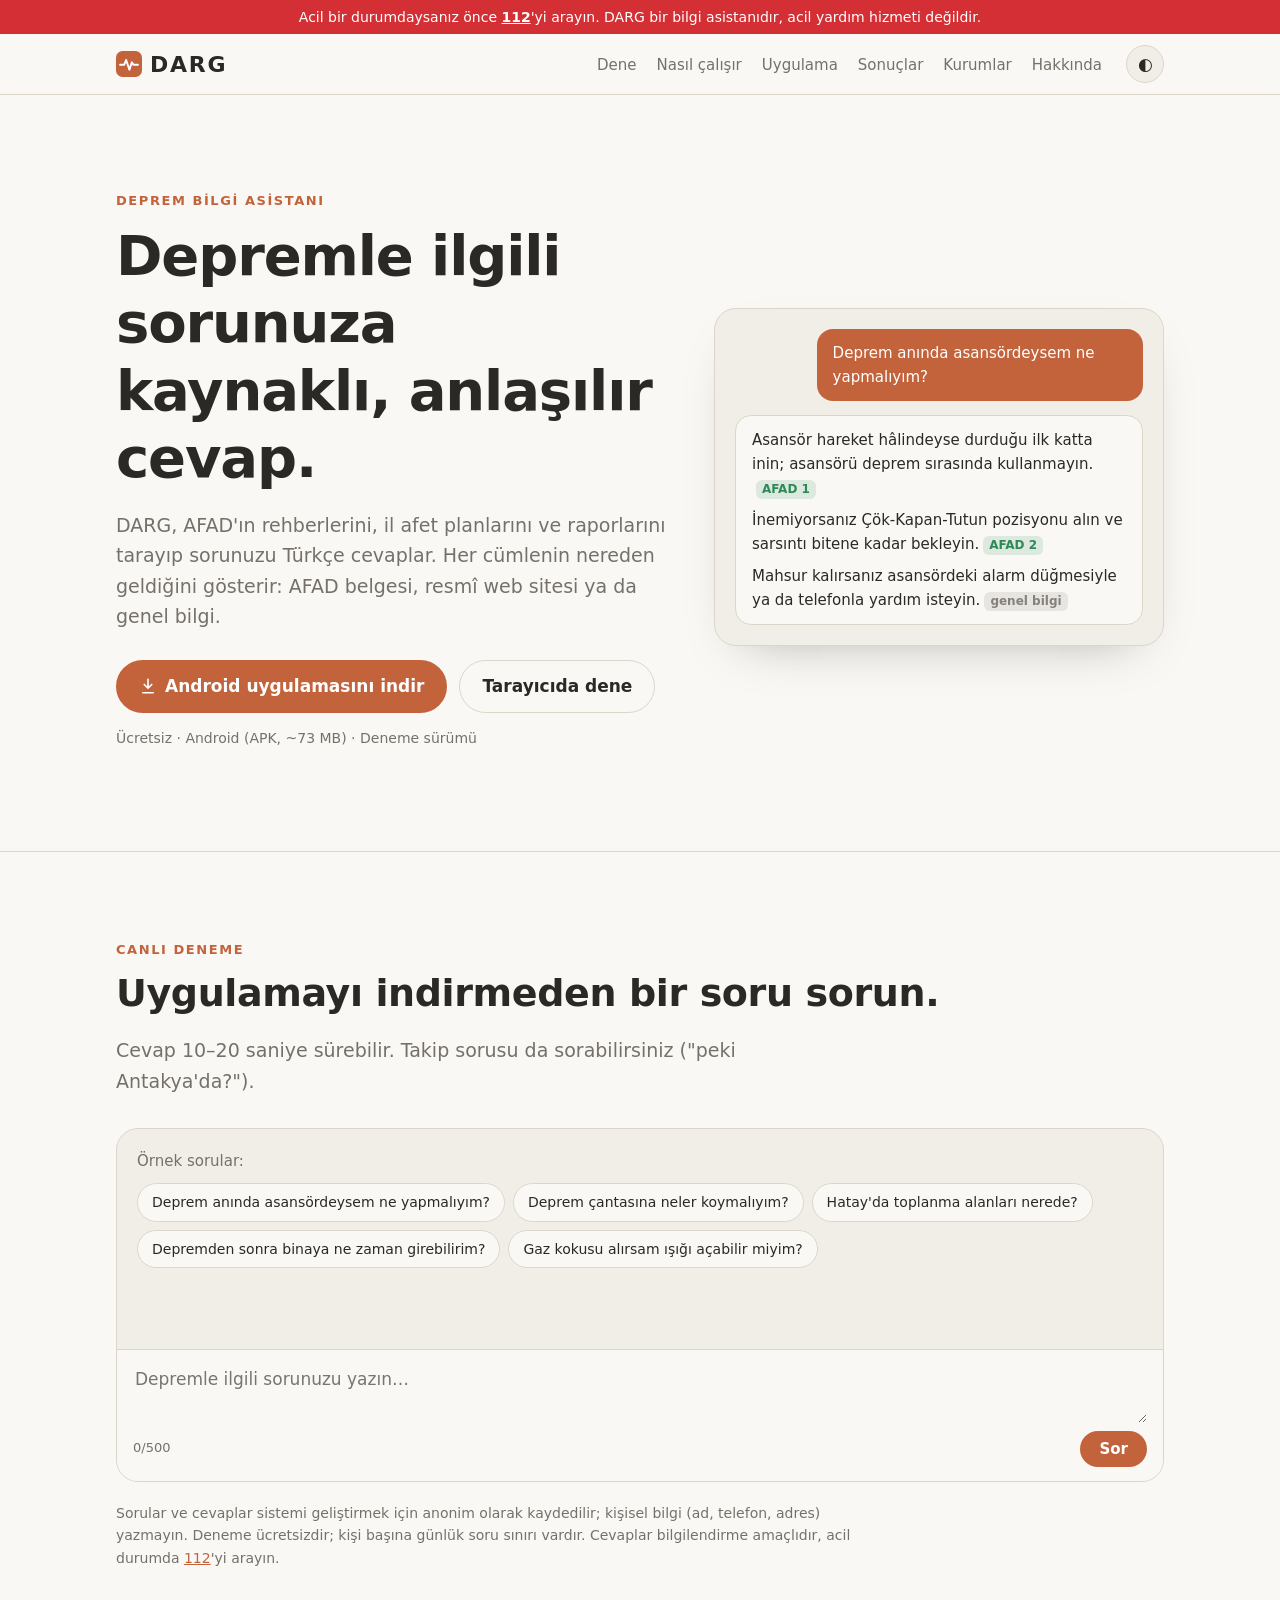
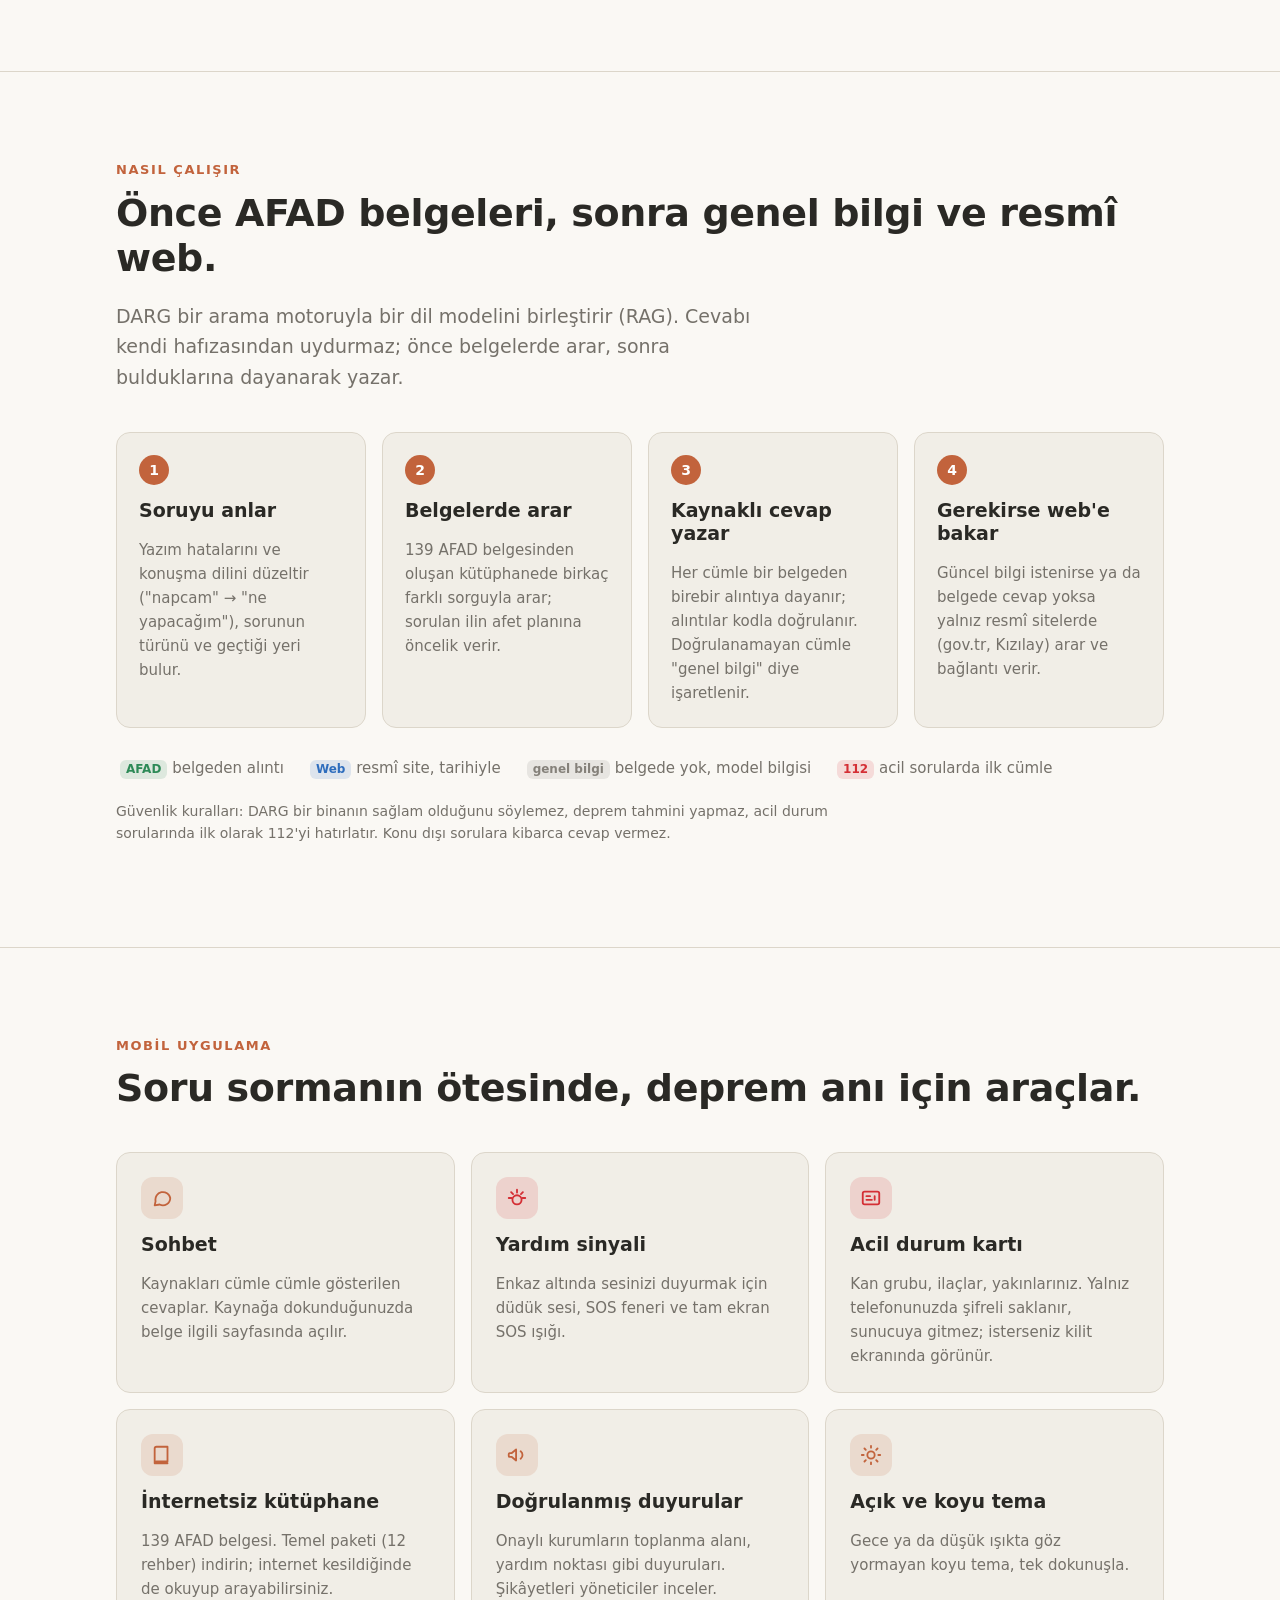
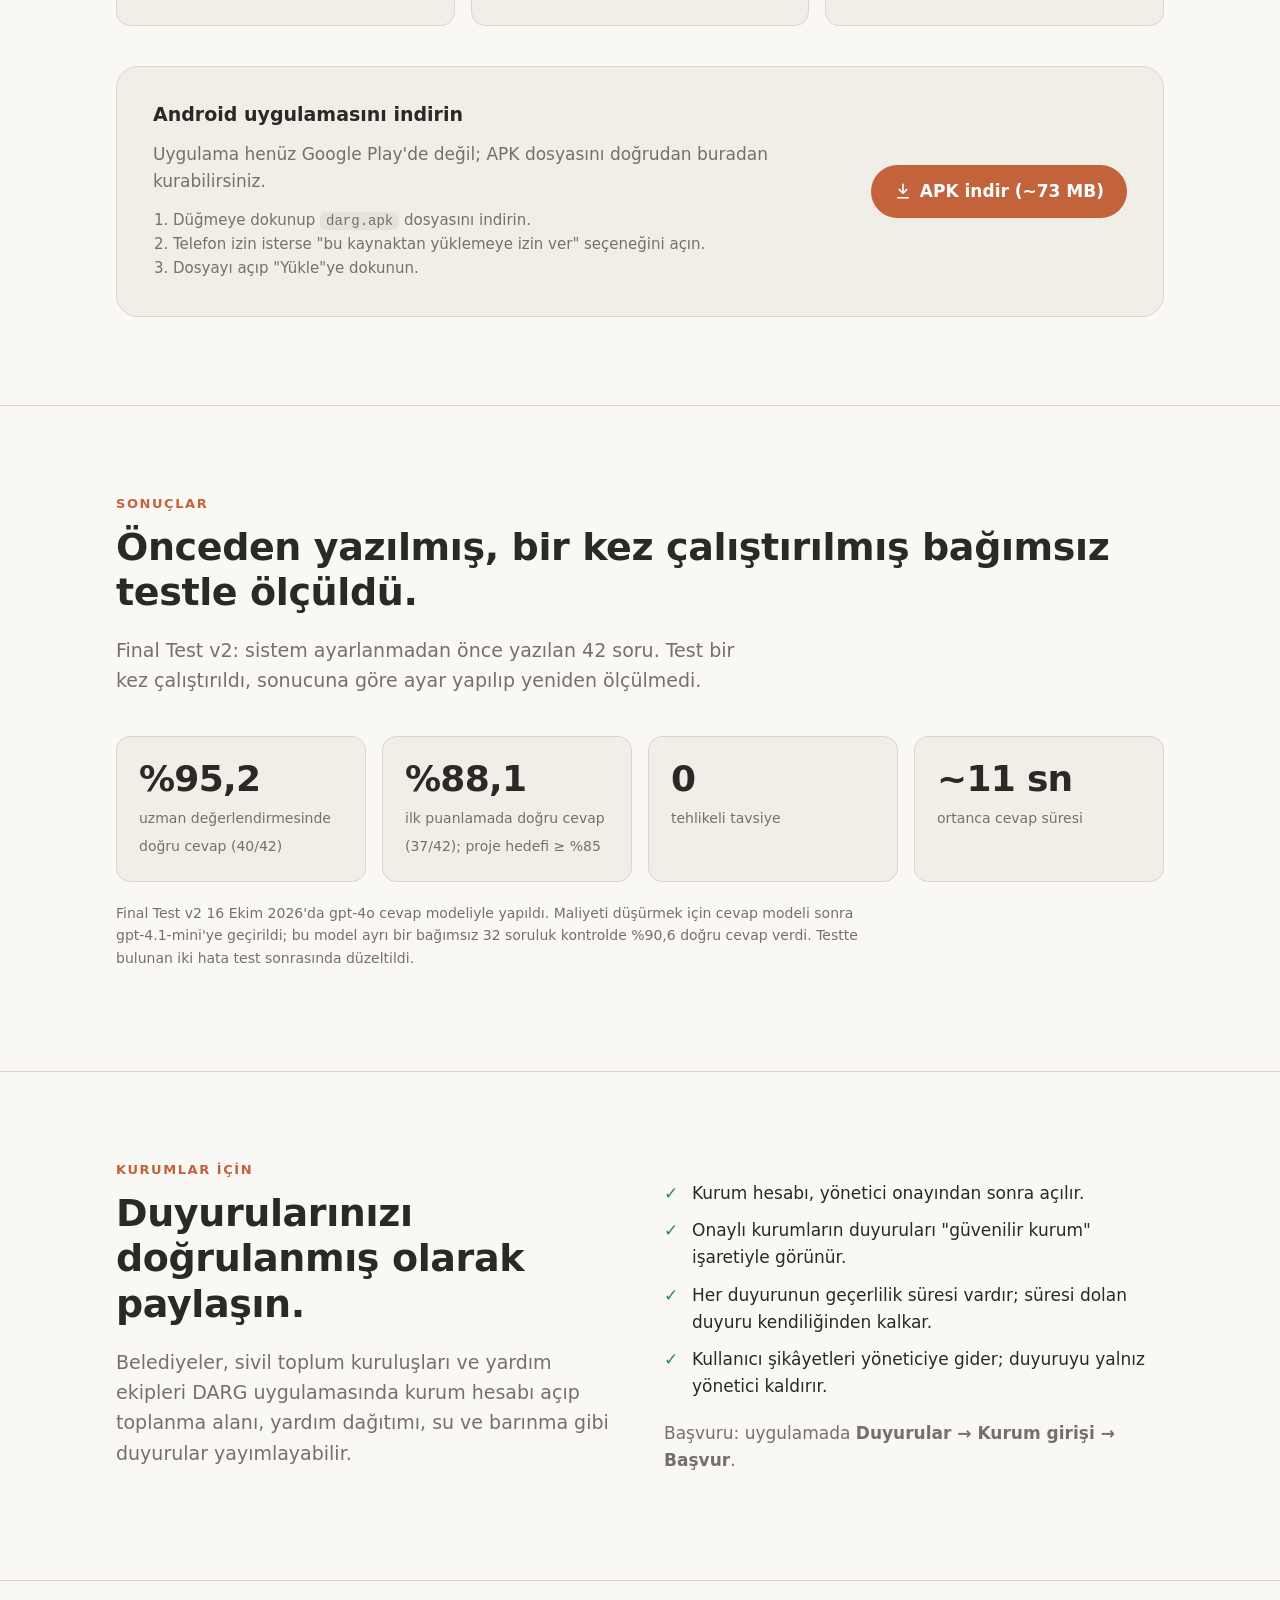
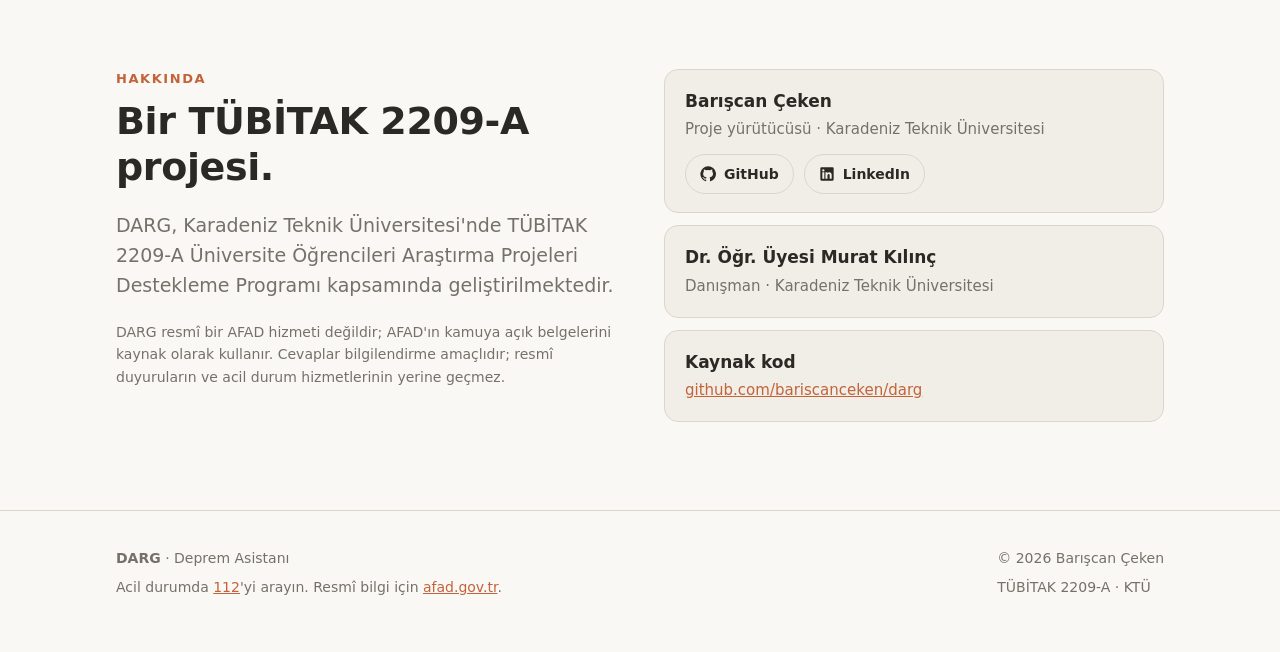
<file: website/index.html>
<!doctype html>
<html lang="tr">
<head>
  <meta charset="utf-8">
  <meta name="viewport" content="width=device-width, initial-scale=1">
  <title>DARG – Deprem Asistanı</title>
  <meta name="description" content="DARG, AFAD belgelerine dayanarak Türkçe deprem sorularını kaynak göstererek cevaplayan yapay zekâ asistanı ve mobil uygulaması.">
  <meta name="theme-color" content="#c2633c">
  <meta property="og:title" content="DARG – Deprem Asistanı">
  <meta property="og:description" content="Deprem sorularınıza AFAD belgelerine dayalı, kaynaklı cevaplar.">
  <meta property="og:type" content="website">
  <meta property="og:url" content="https://darg.network/">
  <link rel="icon" href="favicon.svg" type="image/svg+xml">
  <link rel="stylesheet" href="style.css">
  <script>
    // set the saved theme before the page paints, so it does not flash
    try { var t = localStorage.getItem("darg-theme"); if (t) document.documentElement.dataset.theme = t; } catch (e) {}
  </script>
</head>
<body>

<div class="alert">Acil bir durumdaysanız önce <a href="tel:112">112</a>'yi arayın. DARG bir bilgi asistanıdır, acil yardım hizmeti değildir.</div>

<header>
  <nav class="wrap nav" aria-label="Ana menü">
    <a class="logo" href="#">
      <svg viewBox="0 0 32 32" aria-hidden="true"><rect width="32" height="32" rx="8" fill="var(--accent)"/><path d="M5 17h5l2.5-6 4 12 3-9 2 3H27" fill="none" stroke="var(--accent-text)" stroke-width="2.4" stroke-linecap="round" stroke-linejoin="round"/></svg>
      DARG
    </a>
    <ul>
      <li><a href="#dene">Dene</a></li>
      <li><a href="#nasil">Nasıl çalışır</a></li>
      <li><a href="#uygulama">Uygulama</a></li>
      <li><a href="#sonuclar">Sonuçlar</a></li>
      <li><a href="#kurumlar">Kurumlar</a></li>
      <li><a href="#hakkinda">Hakkında</a></li>
    </ul>
    <button class="theme-btn" id="theme-btn" type="button" aria-label="Açık/koyu tema">◐</button>
  </nav>
</header>

<main>

  <section class="hero">
    <div class="wrap hero-grid">
      <div>
        <p class="eyebrow">Deprem bilgi asistanı</p>
        <h1>Depremle ilgili sorunuza kaynaklı, anlaşılır cevap.</h1>
        <p class="lead">DARG, AFAD'ın rehberlerini, il afet planlarını ve raporlarını tarayıp sorunuzu Türkçe cevaplar.
          Her cümlenin nereden geldiğini gösterir: AFAD belgesi, resmî web sitesi ya da genel bilgi.</p>
        <div class="actions">
          <a class="btn btn-primary" href="/indir/darg.apk" download>
            <svg width="18" height="18" viewBox="0 0 24 24" aria-hidden="true"><path d="M12 3v12m0 0-5-5m5 5 5-5M5 21h14" fill="none" stroke="currentColor" stroke-width="2.2" stroke-linecap="round" stroke-linejoin="round"/></svg>
            Android uygulamasını indir
          </a>
          <a class="btn btn-ghost" href="#dene">Tarayıcıda dene</a>
        </div>
        <p class="note">Ücretsiz · Android (APK, ~73 MB) · Deneme sürümü</p>
      </div>

      <div class="chat" aria-label="Örnek soru ve cevap">
        <div class="bubble q">Deprem anında asansördeysem ne yapmalıyım?</div>
        <div class="bubble a">
          <p>Asansör hareket hâlindeyse durduğu ilk katta inin; asansörü deprem sırasında kullanmayın.<span class="tag afad">AFAD 1</span></p>
          <p>İnemiyorsanız Çök-Kapan-Tutun pozisyonu alın ve sarsıntı bitene kadar bekleyin.<span class="tag afad">AFAD 2</span></p>
          <p>Mahsur kalırsanız asansördeki alarm düğmesiyle ya da telefonla yardım isteyin.<span class="tag gen">genel bilgi</span></p>
        </div>
      </div>
    </div>
  </section>

  <section id="dene">
    <div class="wrap">
      <p class="eyebrow">Canlı deneme</p>
      <h2>Uygulamayı indirmeden bir soru sorun.</h2>
      <p class="lead">Cevap 10–20 saniye sürebilir. Takip sorusu da sorabilirsiniz ("peki Antakya'da?").</p>

      <div class="demo">
        <div class="demo-log" id="demo-log" aria-live="polite">
          <div class="demo-empty" id="demo-empty">
            <p>Örnek sorular:</p>
            <div class="chips">
              <button type="button" class="chip">Deprem anında asansördeysem ne yapmalıyım?</button>
              <button type="button" class="chip">Deprem çantasına neler koymalıyım?</button>
              <button type="button" class="chip">Hatay'da toplanma alanları nerede?</button>
              <button type="button" class="chip">Depremden sonra binaya ne zaman girebilirim?</button>
              <button type="button" class="chip">Gaz kokusu alırsam ışığı açabilir miyim?</button>
            </div>
          </div>
        </div>

        <form class="demo-form" id="demo-form">
          <textarea id="demo-input" rows="2" maxlength="500" placeholder="Depremle ilgili sorunuzu yazın…"
                    aria-label="Sorunuz"></textarea>
          <div class="demo-bar">
            <span class="muted" id="demo-count">0/500</span>
            <button type="button" class="btn btn-ghost btn-small" id="demo-new" hidden>Yeni sohbet</button>
            <button type="submit" class="btn btn-primary btn-small" id="demo-send">Sor</button>
          </div>
        </form>
      </div>
      <p class="fine">Sorular ve cevaplar sistemi geliştirmek için anonim olarak kaydedilir; kişisel bilgi (ad, telefon,
        adres) yazmayın. Deneme ücretsizdir; kişi başına günlük soru sınırı vardır. Cevaplar bilgilendirme amaçlıdır,
        acil durumda <a href="tel:112">112</a>'yi arayın.</p>
    </div>
  </section>

  <section id="nasil">
    <div class="wrap">
      <p class="eyebrow">Nasıl çalışır</p>
      <h2>Önce AFAD belgeleri, sonra genel bilgi ve resmî web.</h2>
      <p class="lead">DARG bir arama motoruyla bir dil modelini birleştirir (RAG). Cevabı kendi hafızasından uydurmaz;
        önce belgelerde arar, sonra bulduklarına dayanarak yazar.</p>

      <div class="steps">
        <div class="step">
          <h3>Soruyu anlar</h3>
          <p>Yazım hatalarını ve konuşma dilini düzeltir ("napcam" → "ne yapacağım"), sorunun türünü ve geçtiği yeri bulur.</p>
        </div>
        <div class="step">
          <h3>Belgelerde arar</h3>
          <p>139 AFAD belgesinden oluşan kütüphanede birkaç farklı sorguyla arar; sorulan ilin afet planına öncelik verir.</p>
        </div>
        <div class="step">
          <h3>Kaynaklı cevap yazar</h3>
          <p>Her cümle bir belgeden birebir alıntıya dayanır; alıntılar kodla doğrulanır. Doğrulanamayan cümle "genel bilgi" diye işaretlenir.</p>
        </div>
        <div class="step">
          <h3>Gerekirse web'e bakar</h3>
          <p>Güncel bilgi istenirse ya da belgede cevap yoksa yalnız resmî sitelerde (gov.tr, Kızılay) arar ve bağlantı verir.</p>
        </div>
      </div>

      <div class="legend">
        <span><span class="tag afad">AFAD</span> belgeden alıntı</span>
        <span><span class="tag web">Web</span> resmî site, tarihiyle</span>
        <span><span class="tag gen">genel bilgi</span> belgede yok, model bilgisi</span>
        <span><span class="tag sos">112</span> acil sorularda ilk cümle</span>
      </div>
      <p class="fine">Güvenlik kuralları: DARG bir binanın sağlam olduğunu söylemez, deprem tahmini yapmaz, acil durum sorularında
        ilk olarak 112'yi hatırlatır. Konu dışı sorulara kibarca cevap vermez.</p>
    </div>
  </section>

  <section id="uygulama">
    <div class="wrap">
      <p class="eyebrow">Mobil uygulama</p>
      <h2>Soru sormanın ötesinde, deprem anı için araçlar.</h2>

      <div class="cards">
        <div class="card">
          <div class="icon"><svg viewBox="0 0 24 24" fill="none" stroke="currentColor" stroke-width="2" stroke-linecap="round" stroke-linejoin="round"><path d="M21 12a8 8 0 0 1-11.6 7.1L4 20l1-4.6A8 8 0 1 1 21 12Z"/></svg></div>
          <h3>Sohbet</h3>
          <p>Kaynakları cümle cümle gösterilen cevaplar. Kaynağa dokunduğunuzda belge ilgili sayfasında açılır.</p>
        </div>
        <div class="card sos">
          <div class="icon"><svg viewBox="0 0 24 24" fill="none" stroke="currentColor" stroke-width="2" stroke-linecap="round" stroke-linejoin="round"><path d="M12 3v3M5.6 5.6l2.1 2.1M3 12h3m12 0h3m-2.6-6.4-2.1 2.1"/><circle cx="12" cy="14" r="5"/></svg></div>
          <h3>Yardım sinyali</h3>
          <p>Enkaz altında sesinizi duyurmak için düdük sesi, SOS feneri ve tam ekran SOS ışığı.</p>
        </div>
        <div class="card sos">
          <div class="icon"><svg viewBox="0 0 24 24" fill="none" stroke="currentColor" stroke-width="2" stroke-linecap="round" stroke-linejoin="round"><rect x="3" y="5" width="18" height="14" rx="2"/><path d="M7 10h4M7 14h6M16 10v4"/></svg></div>
          <h3>Acil durum kartı</h3>
          <p>Kan grubu, ilaçlar, yakınlarınız. Yalnız telefonunuzda şifreli saklanır, sunucuya gitmez; isterseniz kilit ekranında görünür.</p>
        </div>
        <div class="card">
          <div class="icon"><svg viewBox="0 0 24 24" fill="none" stroke="currentColor" stroke-width="2" stroke-linecap="round" stroke-linejoin="round"><path d="M4 19V5a2 2 0 0 1 2-2h12v16H6a2 2 0 0 0-2 2Zm0 0a2 2 0 0 0 2 2h12"/></svg></div>
          <h3>İnternetsiz kütüphane</h3>
          <p>139 AFAD belgesi. Temel paketi (12 rehber) indirin; internet kesildiğinde de okuyup arayabilirsiniz.</p>
        </div>
        <div class="card">
          <div class="icon"><svg viewBox="0 0 24 24" fill="none" stroke="currentColor" stroke-width="2" stroke-linecap="round" stroke-linejoin="round"><path d="M3 11v2a1 1 0 0 0 1 1h2l5 4V6L6 10H4a1 1 0 0 0-1 1Zm13-3a5 5 0 0 1 0 8"/></svg></div>
          <h3>Doğrulanmış duyurular</h3>
          <p>Onaylı kurumların toplanma alanı, yardım noktası gibi duyuruları. Şikâyetleri yöneticiler inceler.</p>
        </div>
        <div class="card">
          <div class="icon"><svg viewBox="0 0 24 24" fill="none" stroke="currentColor" stroke-width="2" stroke-linecap="round" stroke-linejoin="round"><circle cx="12" cy="12" r="4"/><path d="M12 2v2m0 16v2M4.9 4.9l1.4 1.4m11.4 11.4 1.4 1.4M2 12h2m16 0h2M4.9 19.1l1.4-1.4M17.7 6.3l1.4-1.4"/></svg></div>
          <h3>Açık ve koyu tema</h3>
          <p>Gece ya da düşük ışıkta göz yormayan koyu tema, tek dokunuşla.</p>
        </div>
      </div>

      <div class="download" id="indir">
        <div>
          <h3>Android uygulamasını indirin</h3>
          <p class="muted" style="margin:0">Uygulama henüz Google Play'de değil; APK dosyasını doğrudan buradan kurabilirsiniz.</p>
          <ol>
            <li>Düğmeye dokunup <code>darg.apk</code> dosyasını indirin.</li>
            <li>Telefon izin isterse "bu kaynaktan yüklemeye izin ver" seçeneğini açın.</li>
            <li>Dosyayı açıp "Yükle"ye dokunun.</li>
          </ol>
        </div>
        <a class="btn btn-primary" href="/indir/darg.apk" download>
          <svg width="18" height="18" viewBox="0 0 24 24" aria-hidden="true"><path d="M12 3v12m0 0-5-5m5 5 5-5M5 21h14" fill="none" stroke="currentColor" stroke-width="2.2" stroke-linecap="round" stroke-linejoin="round"/></svg>
          APK indir (~73 MB)
        </a>
      </div>
    </div>
  </section>

  <section id="sonuclar">
    <div class="wrap">
      <p class="eyebrow">Sonuçlar</p>
      <h2>Önceden yazılmış, bir kez çalıştırılmış bağımsız testle ölçüldü.</h2>
      <p class="lead">Final Test v2: sistem ayarlanmadan önce yazılan 42 soru. Test bir kez çalıştırıldı, sonucuna göre ayar yapılıp yeniden ölçülmedi.</p>

      <div class="stats">
        <div class="stat"><b>%95,2</b><span>uzman değerlendirmesinde doğru cevap (40/42)</span></div>
        <div class="stat"><b>%88,1</b><span>ilk puanlamada doğru cevap (37/42); proje hedefi ≥ %85</span></div>
        <div class="stat"><b>0</b><span>tehlikeli tavsiye</span></div>
        <div class="stat"><b>~11 sn</b><span>ortanca cevap süresi</span></div>
      </div>
      <p class="fine">Final Test v2 16 Ekim 2026'da gpt-4o cevap modeliyle yapıldı. Maliyeti düşürmek için cevap modeli sonra
        gpt-4.1-mini'ye geçirildi; bu model ayrı bir bağımsız 32 soruluk kontrolde %90,6 doğru cevap verdi.
        Testte bulunan iki hata test sonrasında düzeltildi.</p>
    </div>
  </section>

  <section id="kurumlar">
    <div class="wrap split">
      <div>
        <p class="eyebrow">Kurumlar için</p>
        <h2>Duyurularınızı doğrulanmış olarak paylaşın.</h2>
        <p class="lead">Belediyeler, sivil toplum kuruluşları ve yardım ekipleri DARG uygulamasında kurum hesabı açıp
          toplanma alanı, yardım dağıtımı, su ve barınma gibi duyurular yayımlayabilir.</p>
      </div>
      <div>
        <ul class="checks">
          <li>Kurum hesabı, yönetici onayından sonra açılır.</li>
          <li>Onaylı kurumların duyuruları "güvenilir kurum" işaretiyle görünür.</li>
          <li>Her duyurunun geçerlilik süresi vardır; süresi dolan duyuru kendiliğinden kalkar.</li>
          <li>Kullanıcı şikâyetleri yöneticiye gider; duyuruyu yalnız yönetici kaldırır.</li>
        </ul>
        <p class="muted" style="margin-top:20px">Başvuru: uygulamada <b>Duyurular → Kurum girişi → Başvur</b>.</p>
      </div>
    </div>
  </section>

  <section id="hakkinda">
    <div class="wrap split">
      <div>
        <p class="eyebrow">Hakkında</p>
        <h2>Bir TÜBİTAK 2209-A projesi.</h2>
        <p class="lead">DARG, Karadeniz Teknik Üniversitesi'nde TÜBİTAK 2209-A Üniversite Öğrencileri Araştırma Projeleri
          Destekleme Programı kapsamında geliştirilmektedir.</p>
        <p class="fine">DARG resmî bir AFAD hizmeti değildir; AFAD'ın kamuya açık belgelerini kaynak olarak kullanır.
          Cevaplar bilgilendirme amaçlıdır; resmî duyuruların ve acil durum hizmetlerinin yerine geçmez.</p>
      </div>
      <div class="people">
        <div class="person">
          <b>Barışcan Çeken</b>
          <span>Proje yürütücüsü · Karadeniz Teknik Üniversitesi</span>
          <div class="links">
            <a class="btn btn-ghost" href="https://github.com/bariscanceken" target="_blank" rel="noopener">
              <svg viewBox="0 0 24 24" fill="currentColor" aria-hidden="true"><path d="M12 .5a11.5 11.5 0 0 0-3.6 22.4c.6.1.8-.3.8-.6v-2c-3.2.7-3.9-1.5-3.9-1.5-.5-1.3-1.3-1.7-1.3-1.7-1-.7.1-.7.1-.7 1.2.1 1.8 1.2 1.8 1.2 1 1.8 2.7 1.3 3.4 1 .1-.8.4-1.3.7-1.6-2.6-.3-5.3-1.3-5.3-5.7 0-1.3.5-2.3 1.2-3.1-.1-.3-.5-1.5.1-3.1 0 0 1-.3 3.2 1.2a11 11 0 0 1 5.8 0c2.2-1.5 3.2-1.2 3.2-1.2.6 1.6.2 2.8.1 3.1.8.8 1.2 1.9 1.2 3.1 0 4.4-2.7 5.4-5.3 5.7.4.4.8 1.1.8 2.2v3.2c0 .3.2.7.8.6A11.5 11.5 0 0 0 12 .5Z"/></svg>
              GitHub
            </a>
            <a class="btn btn-ghost" href="https://www.linkedin.com/in/LINKEDIN_KULLANICI_ADI/" target="_blank" rel="noopener">
              <svg viewBox="0 0 24 24" fill="currentColor" aria-hidden="true"><path d="M20.4 2H3.6A1.6 1.6 0 0 0 2 3.6v16.8A1.6 1.6 0 0 0 3.6 22h16.8a1.6 1.6 0 0 0 1.6-1.6V3.6A1.6 1.6 0 0 0 20.4 2ZM8 19H5V9.5h3V19ZM6.5 8.2a1.7 1.7 0 1 1 0-3.5 1.7 1.7 0 0 1 0 3.5ZM19 19h-3v-4.6c0-1.1 0-2.5-1.5-2.5S12.7 13 12.7 14.3V19h-3V9.5h2.9v1.3a3.2 3.2 0 0 1 2.8-1.6c3 0 3.6 2 3.6 4.6V19Z"/></svg>
              LinkedIn
            </a>
          </div>
        </div>
        <div class="person">
          <b>Dr. Öğr. Üyesi Murat Kılınç</b>
          <span>Danışman · Karadeniz Teknik Üniversitesi</span>
        </div>
        <div class="person">
          <b>Kaynak kod</b>
          <span><a href="https://github.com/bariscanceken/darg" target="_blank" rel="noopener">github.com/bariscanceken/darg</a></span>
        </div>
      </div>
    </div>
  </section>

</main>

<footer>
  <div class="wrap row">
    <div>
      <p><b>DARG</b> · Deprem Asistanı</p>
      <p>Acil durumda <a href="tel:112">112</a>'yi arayın. Resmî bilgi için <a href="https://www.afad.gov.tr" target="_blank" rel="noopener">afad.gov.tr</a>.</p>
    </div>
    <div>
      <p>© <span id="year">2026</span> Barışcan Çeken</p>
      <p>TÜBİTAK 2209-A · KTÜ</p>
    </div>
  </div>
</footer>

<script src="script.js"></script>
</body>
</html>
</file>
<file: website/style.css>
/* DARG web site. Colours follow the mobile app (mobile/lib/theme.dart); the accent is the one to change once the
   logo arrives. Light is the default, dark follows the system unless the visitor picks one (data-theme). */
:root {
  --bg: #faf8f4;
  --surface: #f1eee7;
  --surface-high: #e7e2d8;
  --border: #dcd6ca;
  --text: #2a2925;
  --muted: #75716a;
  --accent: #c2633c;
  --accent-text: #ffffff;
  --emergency: #d42f35;
  --afad: #2d8a57;
  --web: #2e6dbd;
  --general: #85817a;
  --radius: 14px;
  --max: 1080px;
  color-scheme: light;
}

@media (prefers-color-scheme: dark) {
  :root:not([data-theme="light"]) {
    --bg: #1f1e1c;
    --surface: #2a2927;
    --surface-high: #353431;
    --border: #3e3d39;
    --text: #ece9e2;
    --muted: #a19e96;
    --accent: #d9774f;
    --accent-text: #1f1e1c;
    --emergency: #e5484d;
    --afad: #6fbf8b;
    --web: #6ea8e8;
    --general: #8c8981;
    color-scheme: dark;
  }
}

:root[data-theme="dark"] {
  --bg: #1f1e1c;
  --surface: #2a2927;
  --surface-high: #353431;
  --border: #3e3d39;
  --text: #ece9e2;
  --muted: #a19e96;
  --accent: #d9774f;
  --accent-text: #1f1e1c;
  --emergency: #e5484d;
  --afad: #6fbf8b;
  --web: #6ea8e8;
  --general: #8c8981;
  color-scheme: dark;
}

* { box-sizing: border-box; }

html { scroll-behavior: smooth; scroll-padding-top: 72px; }

body {
  margin: 0;
  background: var(--bg);
  color: var(--text);
  font-family: "Inter", system-ui, -apple-system, "Segoe UI", Roboto, sans-serif;
  font-size: 17px;
  line-height: 1.6;
  -webkit-font-smoothing: antialiased;
}

a { color: var(--accent); }
img, svg { display: block; max-width: 100%; }
[hidden] { display: none !important; }

.wrap { max-width: var(--max); margin: 0 auto; padding: 0 16px; }

/* --- emergency strip and header --- */
.alert {
  background: var(--emergency);
  color: #fff;
  text-align: center;
  font-size: 14px;
  padding: 6px 16px;
}
.alert a { color: #fff; font-weight: 700; }

header {
  position: sticky;
  top: 0;
  z-index: 10;
  background: color-mix(in srgb, var(--bg) 88%, transparent);
  backdrop-filter: blur(10px);
  border-bottom: 1px solid var(--border);
}
.nav { display: flex; align-items: center; gap: 24px; height: 60px; }
.logo {
  font-weight: 800;
  font-size: 22px;
  letter-spacing: 0.08em;
  color: var(--text);
  text-decoration: none;
  display: flex;
  align-items: center;
  gap: 8px;
}
.logo svg { width: 26px; height: 26px; }
.nav ul { list-style: none; display: flex; gap: 20px; margin: 0 0 0 auto; padding: 0; }
.nav ul a { color: var(--muted); text-decoration: none; font-size: 15px; }
.nav ul a:hover { color: var(--text); }
.theme-btn {
  background: var(--surface);
  border: 1px solid var(--border);
  color: var(--text);
  border-radius: 999px;
  width: 38px;
  height: 38px;
  cursor: pointer;
  font-size: 17px;
  flex: none;
}

/* --- buttons --- */
.btn {
  display: inline-flex;
  align-items: center;
  gap: 8px;
  padding: 12px 22px;
  border-radius: 999px;
  font-weight: 600;
  text-decoration: none;
  border: 1px solid transparent;
}
.btn-primary { background: var(--accent); color: var(--accent-text); }
.btn-primary:hover { filter: brightness(1.06); }
.btn-ghost { border-color: var(--border); color: var(--text); }
.btn-ghost:hover { background: var(--surface); }

/* --- sections --- */
section { padding: 88px 0; }
section + section { border-top: 1px solid var(--border); }
.eyebrow {
  color: var(--accent);
  font-weight: 700;
  font-size: 13px;
  letter-spacing: 0.12em;
  text-transform: uppercase;
  margin: 0 0 10px;
}
h1, h2, h3 { line-height: 1.2; margin: 0 0 16px; }
h1 { font-size: clamp(34px, 6vw, 56px); letter-spacing: -0.02em; }
h2 { font-size: clamp(26px, 4vw, 38px); letter-spacing: -0.01em; }
h3 { font-size: 19px; }
.lead { font-size: 19px; color: var(--muted); max-width: 640px; }
.muted { color: var(--muted); }

/* --- hero --- */
.hero { padding: 96px 0 88px; }
.hero-grid { display: grid; grid-template-columns: 1.1fr 0.9fr; gap: 48px; align-items: center; }
.hero .actions { display: flex; flex-wrap: wrap; gap: 12px; margin-top: 28px; }
.hero .note { font-size: 14px; color: var(--muted); margin-top: 14px; }

/* the sample answer in the hero: what a DARG answer looks like */
.chat {
  background: var(--surface);
  border: 1px solid var(--border);
  border-radius: 22px;
  padding: 20px;
  box-shadow: 0 20px 50px -30px rgba(0, 0, 0, 0.35);
}
.bubble { border-radius: 16px; padding: 12px 16px; font-size: 15px; }
.bubble.q {
  background: var(--accent);
  color: var(--accent-text);
  margin-left: auto;
  max-width: 80%;
  width: fit-content;
  margin-bottom: 14px;
}
.bubble.a { background: var(--bg); border: 1px solid var(--border); }
.bubble.a p { margin: 0 0 8px; }
.bubble.a p:last-child { margin: 0; }
.tag {
  display: inline-block;
  font-size: 12px;
  font-weight: 700;
  border-radius: 6px;
  padding: 0 6px;
  margin-left: 4px;
  white-space: nowrap;
}
.tag.afad { color: var(--afad); background: color-mix(in srgb, var(--afad) 14%, transparent); }
.tag.web { color: var(--web); background: color-mix(in srgb, var(--web) 14%, transparent); }
.tag.gen { color: var(--general); background: color-mix(in srgb, var(--general) 16%, transparent); }
.tag.sos { color: var(--emergency); background: color-mix(in srgb, var(--emergency) 14%, transparent); }

/* --- live demo: asks the API (script.js) --- */
.demo {
  background: var(--surface);
  border: 1px solid var(--border);
  border-radius: 22px;
  margin-top: 32px;
  overflow: hidden;
}
.demo-log {
  padding: 20px;
  min-height: 220px;
  max-height: 560px;
  overflow-y: auto;
  display: flex;
  flex-direction: column;
  gap: 14px;
}
.demo-empty p { margin: 0 0 10px; color: var(--muted); font-size: 15px; }
.chips { display: flex; flex-wrap: wrap; gap: 8px; }
.chip {
  background: var(--bg);
  border: 1px solid var(--border);
  color: var(--text);
  border-radius: 999px;
  padding: 7px 14px;
  font: inherit;
  font-size: 14px;
  cursor: pointer;
  text-align: left;
}
.chip:hover { border-color: var(--accent); }
.demo-log .bubble.q { margin-bottom: 0; }
.bubble.a .muted { font-size: 14px; }
.bubble.err {
  border-color: color-mix(in srgb, var(--emergency) 45%, var(--border));
  color: var(--text);
}
.thinking::after {
  content: "";
  display: inline-block;
  width: 1em;
  animation: dots 1.2s steps(4) infinite;
  text-align: left;
}
@keyframes dots { 0% { content: ""; } 25% { content: "."; } 50% { content: ".."; } 75% { content: "..."; } }
.sources { margin: 12px 0 0; padding: 10px 0 0; border-top: 1px solid var(--border); list-style: none; font-size: 14px; }
.sources li { margin-bottom: 4px; color: var(--muted); overflow-wrap: anywhere; }
.sources .tag { margin: 0 6px 0 0; }
.rate { display: flex; align-items: center; flex-wrap: wrap; gap: 8px; margin-top: 10px; font-size: 14px; color: var(--muted); }
.rate button, .rate-note button {
  background: transparent;
  border: 1px solid var(--border);
  color: var(--text);
  border-radius: 999px;
  padding: 3px 12px;
  font: inherit;
  cursor: pointer;
}
.rate button[aria-pressed="true"] { border-color: var(--accent); background: color-mix(in srgb, var(--accent) 14%, transparent); }
.rate-note { display: flex; gap: 8px; margin-top: 8px; width: 100%; }
.rate-note input {
  flex: 1;
  min-width: 0;
  background: var(--bg);
  border: 1px solid var(--border);
  color: var(--text);
  border-radius: 10px;
  padding: 6px 10px;
  font: inherit;
  font-size: 14px;
}
.demo-form { border-top: 1px solid var(--border); padding: 14px 16px; background: var(--bg); }
.demo-form textarea {
  width: 100%;
  resize: vertical;
  background: transparent;
  border: 0;
  color: var(--text);
  font: inherit;
  outline: none;
}
.demo-bar { display: flex; align-items: center; gap: 10px; }
.demo-bar .muted { font-size: 13px; margin-right: auto; }
.btn-small { padding: 8px 18px; font-size: 15px; cursor: pointer; font-family: inherit; }
.btn-small:disabled { opacity: 0.55; cursor: wait; }

/* --- how it works --- */
.steps { display: grid; grid-template-columns: repeat(4, 1fr); gap: 16px; margin-top: 40px; counter-reset: step; }
.step {
  background: var(--surface);
  border: 1px solid var(--border);
  border-radius: var(--radius);
  padding: 22px;
  position: relative;
}
.step::before {
  counter-increment: step;
  content: counter(step);
  display: grid;
  place-items: center;
  width: 30px;
  height: 30px;
  border-radius: 50%;
  background: var(--accent);
  color: var(--accent-text);
  font-weight: 700;
  font-size: 14px;
  margin-bottom: 14px;
}
.step p { margin: 0; color: var(--muted); font-size: 15px; }
.legend { display: flex; flex-wrap: wrap; gap: 10px 22px; margin-top: 28px; font-size: 15px; color: var(--muted); }

/* --- features --- */
.cards { display: grid; grid-template-columns: repeat(3, 1fr); gap: 16px; margin-top: 40px; }
.card {
  background: var(--surface);
  border: 1px solid var(--border);
  border-radius: var(--radius);
  padding: 24px;
}
.card .icon {
  width: 42px;
  height: 42px;
  border-radius: 12px;
  display: grid;
  place-items: center;
  background: color-mix(in srgb, var(--accent) 15%, transparent);
  color: var(--accent);
  margin-bottom: 14px;
}
.card .icon svg { width: 22px; height: 22px; }
.card.sos .icon { background: color-mix(in srgb, var(--emergency) 15%, transparent); color: var(--emergency); }
.card p { margin: 0; color: var(--muted); font-size: 15px; }

/* --- download --- */
.download {
  display: grid;
  grid-template-columns: 1fr auto;
  gap: 32px;
  align-items: center;
  background: var(--surface);
  border: 1px solid var(--border);
  border-radius: 22px;
  padding: 36px;
  margin-top: 40px;
}
.download ol { margin: 12px 0 0; padding-left: 20px; color: var(--muted); font-size: 15px; }
.download code {
  background: var(--surface-high);
  padding: 1px 6px;
  border-radius: 6px;
  font-size: 14px;
}

/* --- results --- */
.stats { display: grid; grid-template-columns: repeat(4, 1fr); gap: 16px; margin-top: 40px; }
.stat {
  background: var(--surface);
  border: 1px solid var(--border);
  border-radius: var(--radius);
  padding: 22px;
}
.stat b { display: block; font-size: 36px; line-height: 1.1; letter-spacing: -0.02em; margin-bottom: 6px; }
.stat span { color: var(--muted); font-size: 14px; }
.fine { font-size: 14px; color: var(--muted); margin-top: 20px; max-width: 760px; }

/* --- institutions and about --- */
.split { display: grid; grid-template-columns: 1fr 1fr; gap: 48px; align-items: start; }
.checks { list-style: none; padding: 0; margin: 20px 0 0; }
.checks li { padding-left: 28px; position: relative; margin-bottom: 10px; }
.checks li::before { content: "✓"; position: absolute; left: 0; color: var(--afad); font-weight: 700; }
.people { display: grid; gap: 12px; }
.person {
  background: var(--surface);
  border: 1px solid var(--border);
  border-radius: var(--radius);
  padding: 18px 20px;
}
.person b { display: block; }
.person span { color: var(--muted); font-size: 15px; }
.links { display: flex; flex-wrap: wrap; gap: 10px; margin-top: 12px; }
.links a { font-size: 14px; padding: 8px 14px; }
.links svg { width: 16px; height: 16px; }

/* --- footer --- */
footer { border-top: 1px solid var(--border); padding: 36px 0 48px; font-size: 14px; color: var(--muted); }
footer .row { display: flex; flex-wrap: wrap; justify-content: space-between; gap: 16px; }
footer p { margin: 0 0 6px; }

/* --- small screens --- */
@media (max-width: 900px) {
  .hero-grid, .split, .download { grid-template-columns: 1fr; }
  .steps, .stats { grid-template-columns: repeat(2, 1fr); }
  .cards { grid-template-columns: repeat(2, 1fr); }
}
@media (max-width: 640px) {
  .nav ul { display: none; }
  .theme-btn { margin-left: auto; }
  section { padding: 64px 0; }
  .hero { padding: 56px 0 64px; }
  .steps, .cards { grid-template-columns: 1fr; }
  .download { padding: 24px; }
  .demo-log { padding: 14px; max-height: 70vh; }
}
</file>
